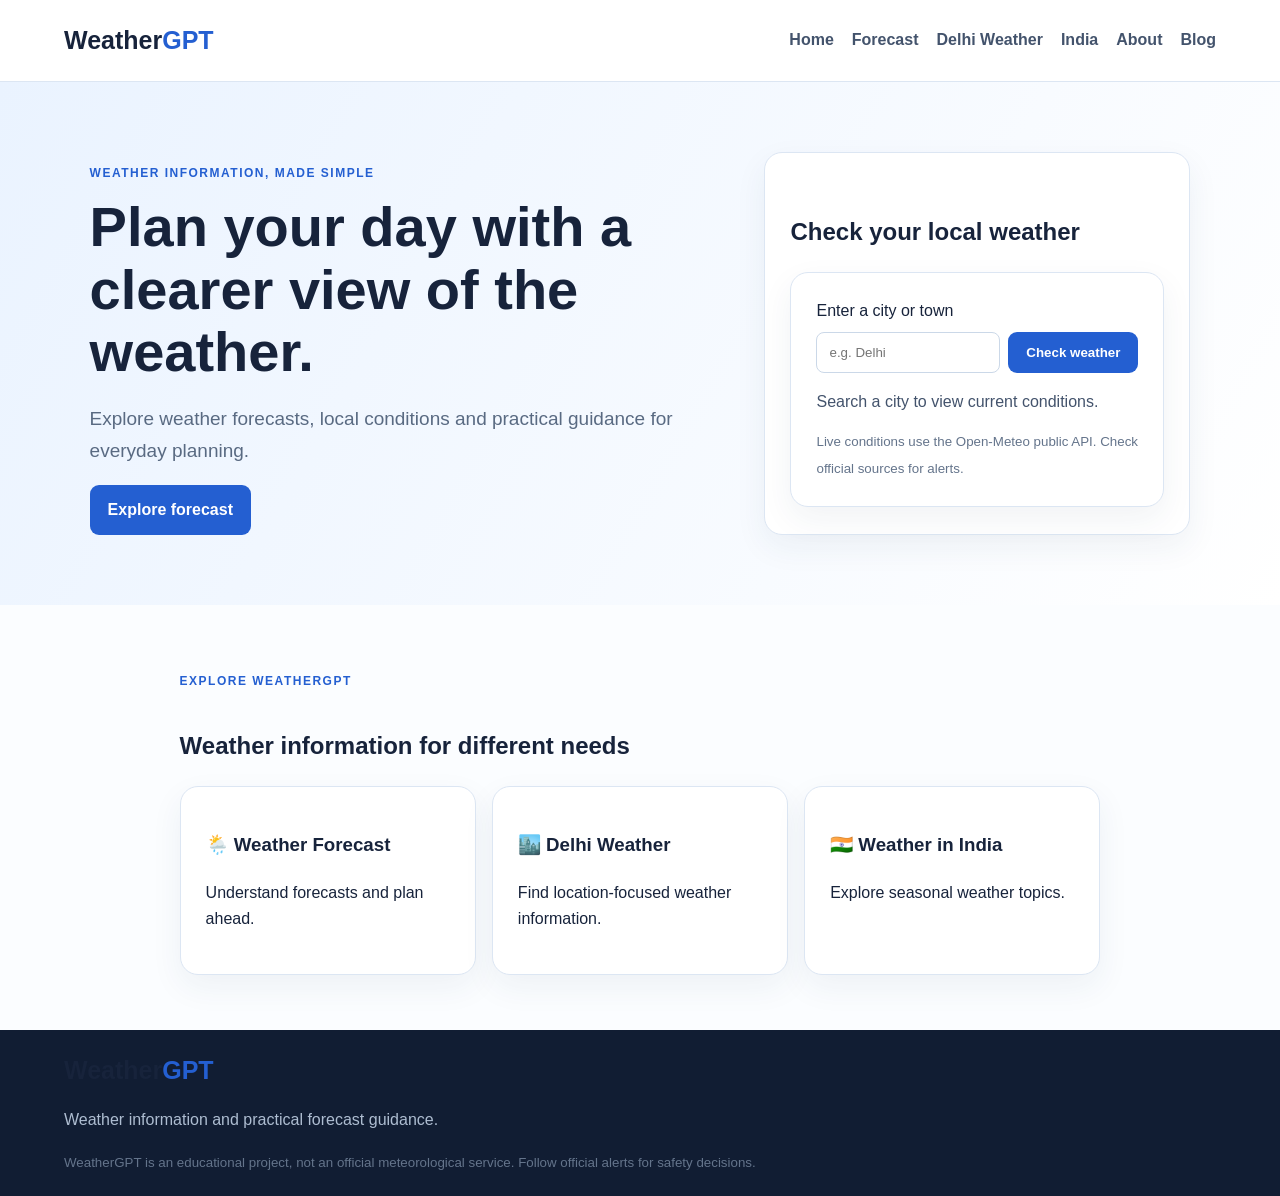
<file: index.html>
<!doctype html><html lang="en"><head>
<!-- Google tag (gtag.js) -->
<script async src="https://www.googletagmanager.com/gtag/js?id=G-MWRTRJX763"></script>
<script>
  window.dataLayer = window.dataLayer || [];
  function gtag(){dataLayer.push(arguments);}
  gtag('js', new Date());
  gtag('config', 'G-MWRTRJX763');
</script>
<meta charset="utf-8"><meta name="viewport" content="width=device-width,initial-scale=1"><title>WeatherGPT | Weather Forecasts and Weather Updates</title><meta name="description" content="Explore weather forecasts, local weather updates and practical weather information with WeatherGPT."><link rel="canonical" href="https://weathergpt.in/"><meta property="og:title" content="WeatherGPT | Weather Forecasts and Weather Updates"><meta property="og:description" content="Explore weather forecasts, local weather updates and practical weather information with WeatherGPT."><meta property="og:type" content="website"><link rel="stylesheet" href="/assets/style.css"><script type="application/ld+json">{"@context":"https://schema.org","@type":"WebSite","name":"WeatherGPT","url":"https://weathergpt.in/"}</script></head><body><header class="header"><a class="brand" href="/">Weather<span>GPT</span></a><nav><a href="/">Home</a><a href="/weather-forecast/">Forecast</a><a href="/delhi-weather/">Delhi Weather</a><a href="/weather-in-india/">India</a><a href="/about-weathergpt/">About</a><a href="/blog/weather-planning-guide/">Blog</a></nav></header><main><section class="hero"><div><p class="eyebrow">WEATHER INFORMATION, MADE SIMPLE</p><h1>Plan your day with a clearer view of the weather.</h1><p class="lead">Explore weather forecasts, local conditions and practical guidance for everyday planning.</p><a class="btn" href="/weather-forecast/">Explore forecast</a></div><div class="card"><h2>Check your local weather</h2><div class="panel"><form id="weather-form"><label for="city">Enter a city or town</label><div class="inputrow"><input id="city" placeholder="e.g. Delhi" required><button>Check weather</button></div></form><div id="weather-result" class="result">Search a city to view current conditions.</div><small>Live conditions use the Open-Meteo public API. Check official sources for alerts.</small></div></div></section><section class="section"><p class="eyebrow">EXPLORE WEATHERGPT</p><h2>Weather information for different needs</h2><div class="cards"><a class="card" href="/weather-forecast/"><h3>🌦️ Weather Forecast</h3><p>Understand forecasts and plan ahead.</p></a><a class="card" href="/delhi-weather/"><h3>🏙️ Delhi Weather</h3><p>Find location-focused weather information.</p></a><a class="card" href="/weather-in-india/"><h3>🇮🇳 Weather in India</h3><p>Explore seasonal weather topics.</p></a></div></section></main><footer><a class="brand" href="/">Weather<span>GPT</span></a><p>Weather information and practical forecast guidance.</p><small>WeatherGPT is an educational project, not an official meteorological service. Follow official alerts for safety decisions.</small></footer><script src="/assets/app.js"></script></body></html>
</file>
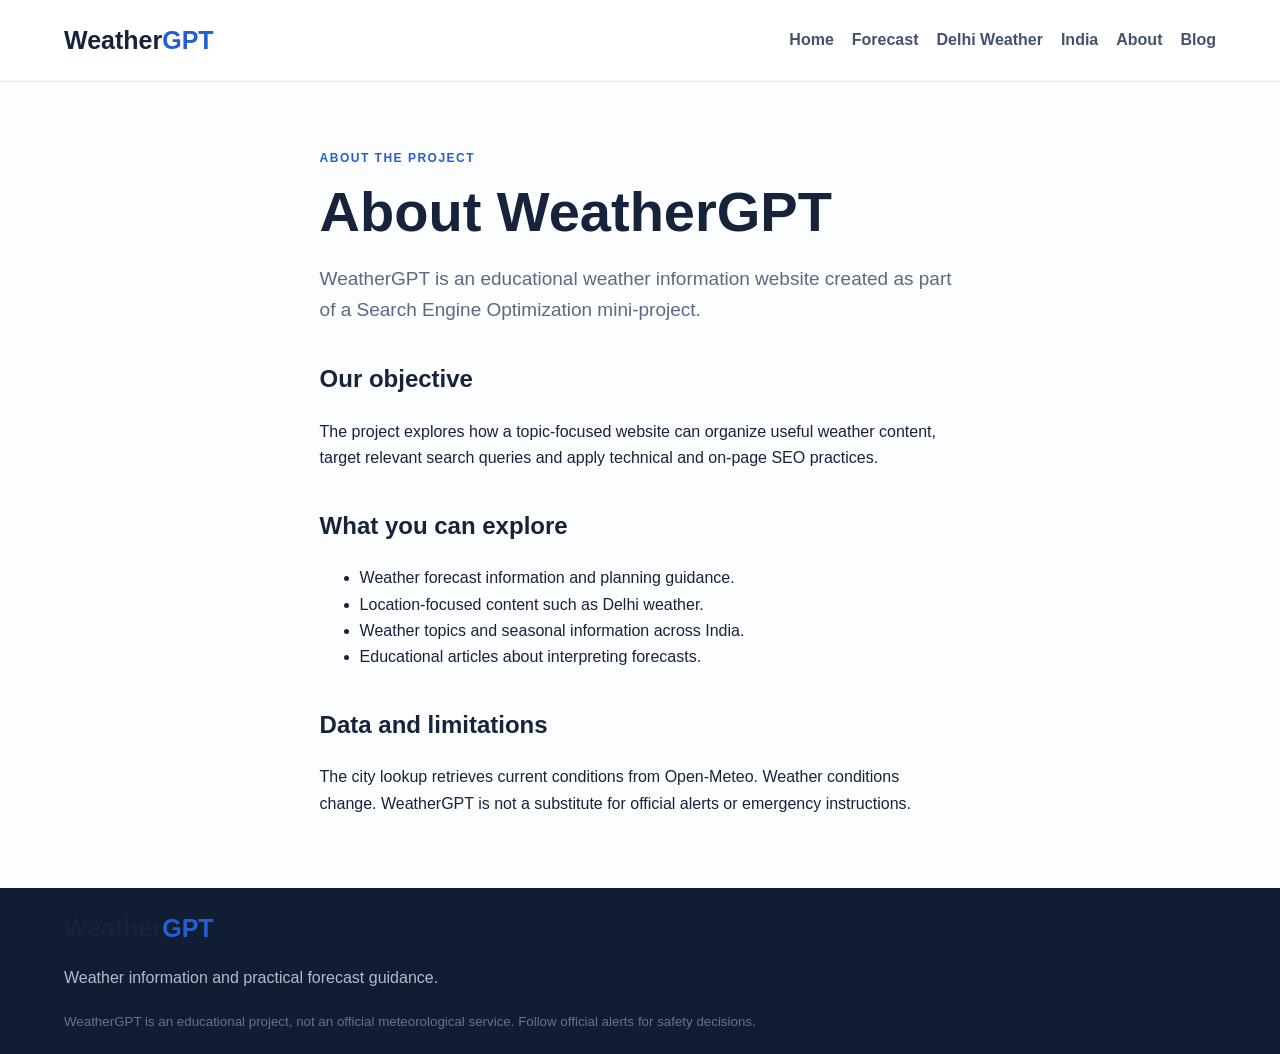
<file: about-weathergpt/index.html>
<!doctype html><html lang="en"><head>
<!-- Google tag (gtag.js) -->
<script async src="https://www.googletagmanager.com/gtag/js?id=G-MWRTRJX763"></script>
<script>
  window.dataLayer = window.dataLayer || [];
  function gtag(){dataLayer.push(arguments);}
  gtag('js', new Date());
  gtag('config', 'G-MWRTRJX763');
</script>
<meta charset="utf-8"><meta name="viewport" content="width=device-width,initial-scale=1"><title>About WeatherGPT | Our Weather Information Project</title><meta name="description" content="Learn about WeatherGPT, an educational weather information website focused on useful content and search discoverability."><link rel="canonical" href="https://weathergpt.in/about-weathergpt/"><meta property="og:title" content="About WeatherGPT | Our Weather Information Project"><meta property="og:description" content="Learn about WeatherGPT, an educational weather information website focused on useful content and search discoverability."><meta property="og:type" content="website"><link rel="stylesheet" href="/assets/style.css"><script type="application/ld+json">{"@context":"https://schema.org","@type":"WebPage","name":"About WeatherGPT","url":"https://weathergpt.in/about-weathergpt/"}</script></head><body><header class="header"><a class="brand" href="/">Weather<span>GPT</span></a><nav><a href="/">Home</a><a href="/weather-forecast/">Forecast</a><a href="/delhi-weather/">Delhi Weather</a><a href="/weather-in-india/">India</a><a href="/about-weathergpt/">About</a><a href="/blog/weather-planning-guide/">Blog</a></nav></header><main class="content narrow"><p class="eyebrow">ABOUT THE PROJECT</p><h1>About WeatherGPT</h1><p class="lead">WeatherGPT is an educational weather information website created as part of a Search Engine Optimization mini-project.</p><h2>Our objective</h2><p>The project explores how a topic-focused website can organize useful weather content, target relevant search queries and apply technical and on-page SEO practices.</p><h2>What you can explore</h2><ul><li>Weather forecast information and planning guidance.</li><li>Location-focused content such as Delhi weather.</li><li>Weather topics and seasonal information across India.</li><li>Educational articles about interpreting forecasts.</li></ul><h2>Data and limitations</h2><p>The city lookup retrieves current conditions from Open-Meteo. Weather conditions change. WeatherGPT is not a substitute for official alerts or emergency instructions.</p></main><footer><a class="brand" href="/">Weather<span>GPT</span></a><p>Weather information and practical forecast guidance.</p><small>WeatherGPT is an educational project, not an official meteorological service. Follow official alerts for safety decisions.</small></footer><script src="/assets/app.js"></script></body></html>
</file>
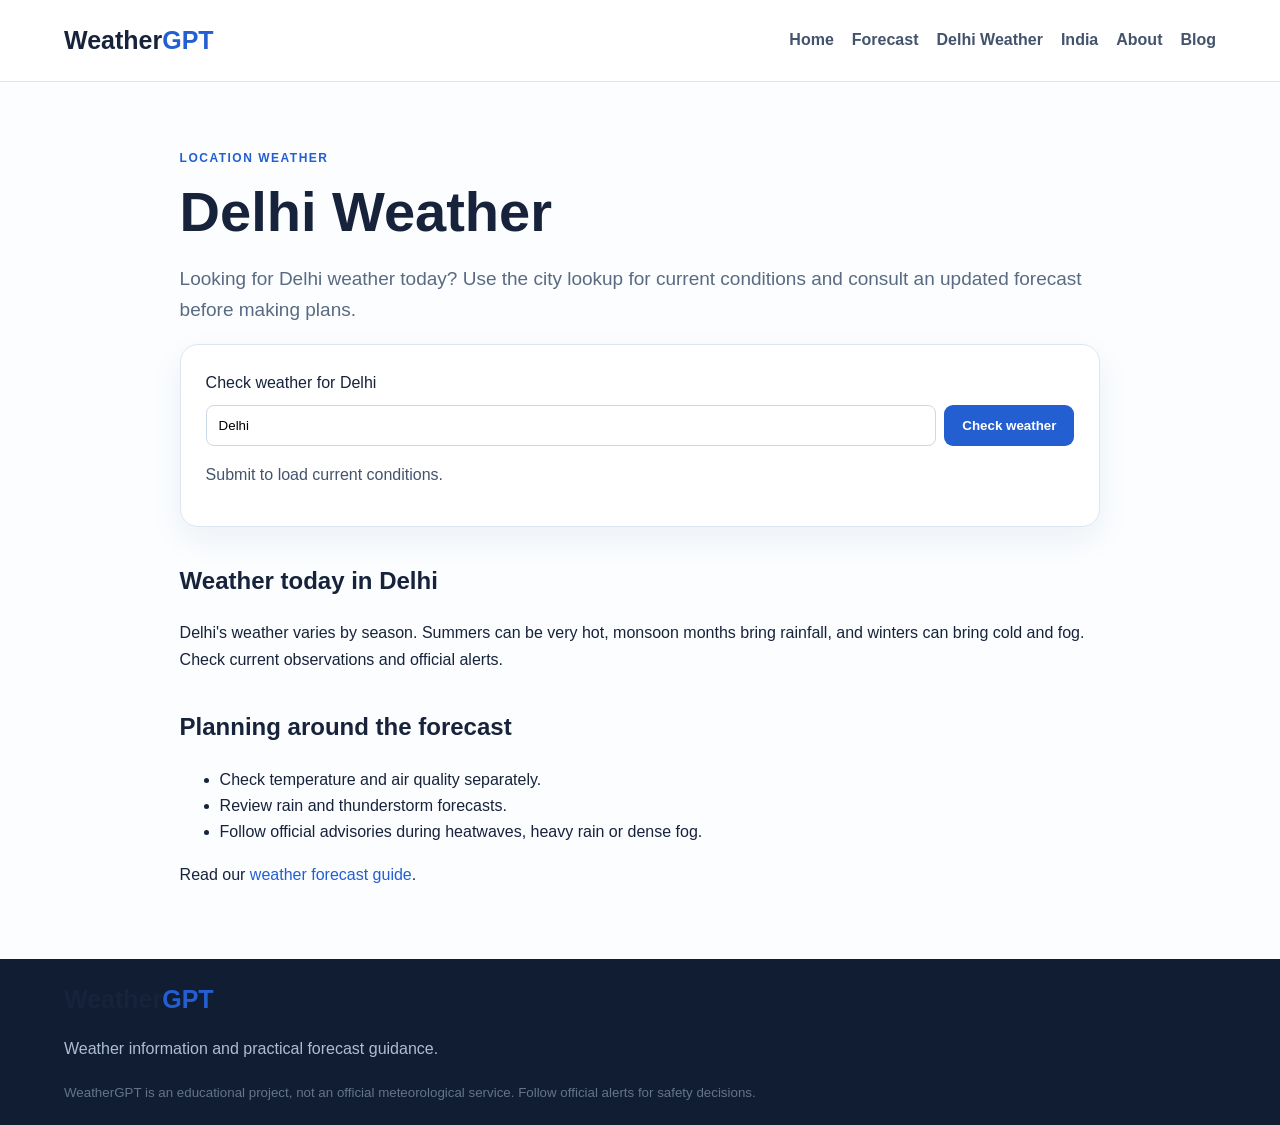
<file: delhi-weather/index.html>
<!doctype html><html lang="en"><head>
<!-- Google tag (gtag.js) -->
<script async src="https://www.googletagmanager.com/gtag/js?id=G-MWRTRJX763"></script>
<script>
  window.dataLayer = window.dataLayer || [];
  function gtag(){dataLayer.push(arguments);}
  gtag('js', new Date());
  gtag('config', 'G-MWRTRJX763');
</script>
<meta charset="utf-8"><meta name="viewport" content="width=device-width,initial-scale=1"><title>Delhi Weather Today & Forecast | WeatherGPT</title><meta name="description" content="Explore Delhi weather information, current conditions and practical forecast guidance for planning your day."><link rel="canonical" href="https://weathergpt.in/delhi-weather/"><meta property="og:title" content="Delhi Weather Today & Forecast | WeatherGPT"><meta property="og:description" content="Explore Delhi weather information, current conditions and practical forecast guidance for planning your day."><meta property="og:type" content="website"><link rel="stylesheet" href="/assets/style.css"><script type="application/ld+json">{"@context":"https://schema.org","@type":"WebPage","name":"Delhi Weather Today & Forecast","url":"https://weathergpt.in/delhi-weather/"}</script></head><body><header class="header"><a class="brand" href="/">Weather<span>GPT</span></a><nav><a href="/">Home</a><a href="/weather-forecast/">Forecast</a><a href="/delhi-weather/">Delhi Weather</a><a href="/weather-in-india/">India</a><a href="/about-weathergpt/">About</a><a href="/blog/weather-planning-guide/">Blog</a></nav></header><main class="content"><p class="eyebrow">LOCATION WEATHER</p><h1>Delhi Weather</h1><p class="lead">Looking for Delhi weather today? Use the city lookup for current conditions and consult an updated forecast before making plans.</p><div class="panel"><form id="weather-form"><label for="city">Check weather for Delhi</label><div class="inputrow"><input id="city" value="Delhi" required><button>Check weather</button></div></form><div id="weather-result" class="result">Submit to load current conditions.</div></div><h2>Weather today in Delhi</h2><p>Delhi's weather varies by season. Summers can be very hot, monsoon months bring rainfall, and winters can bring cold and fog. Check current observations and official alerts.</p><h2>Planning around the forecast</h2><ul><li>Check temperature and air quality separately.</li><li>Review rain and thunderstorm forecasts.</li><li>Follow official advisories during heatwaves, heavy rain or dense fog.</li></ul><p>Read our <a href="/weather-forecast/">weather forecast guide</a>.</p></main><footer><a class="brand" href="/">Weather<span>GPT</span></a><p>Weather information and practical forecast guidance.</p><small>WeatherGPT is an educational project, not an official meteorological service. Follow official alerts for safety decisions.</small></footer><script src="/assets/app.js"></script></body></html>
</file>
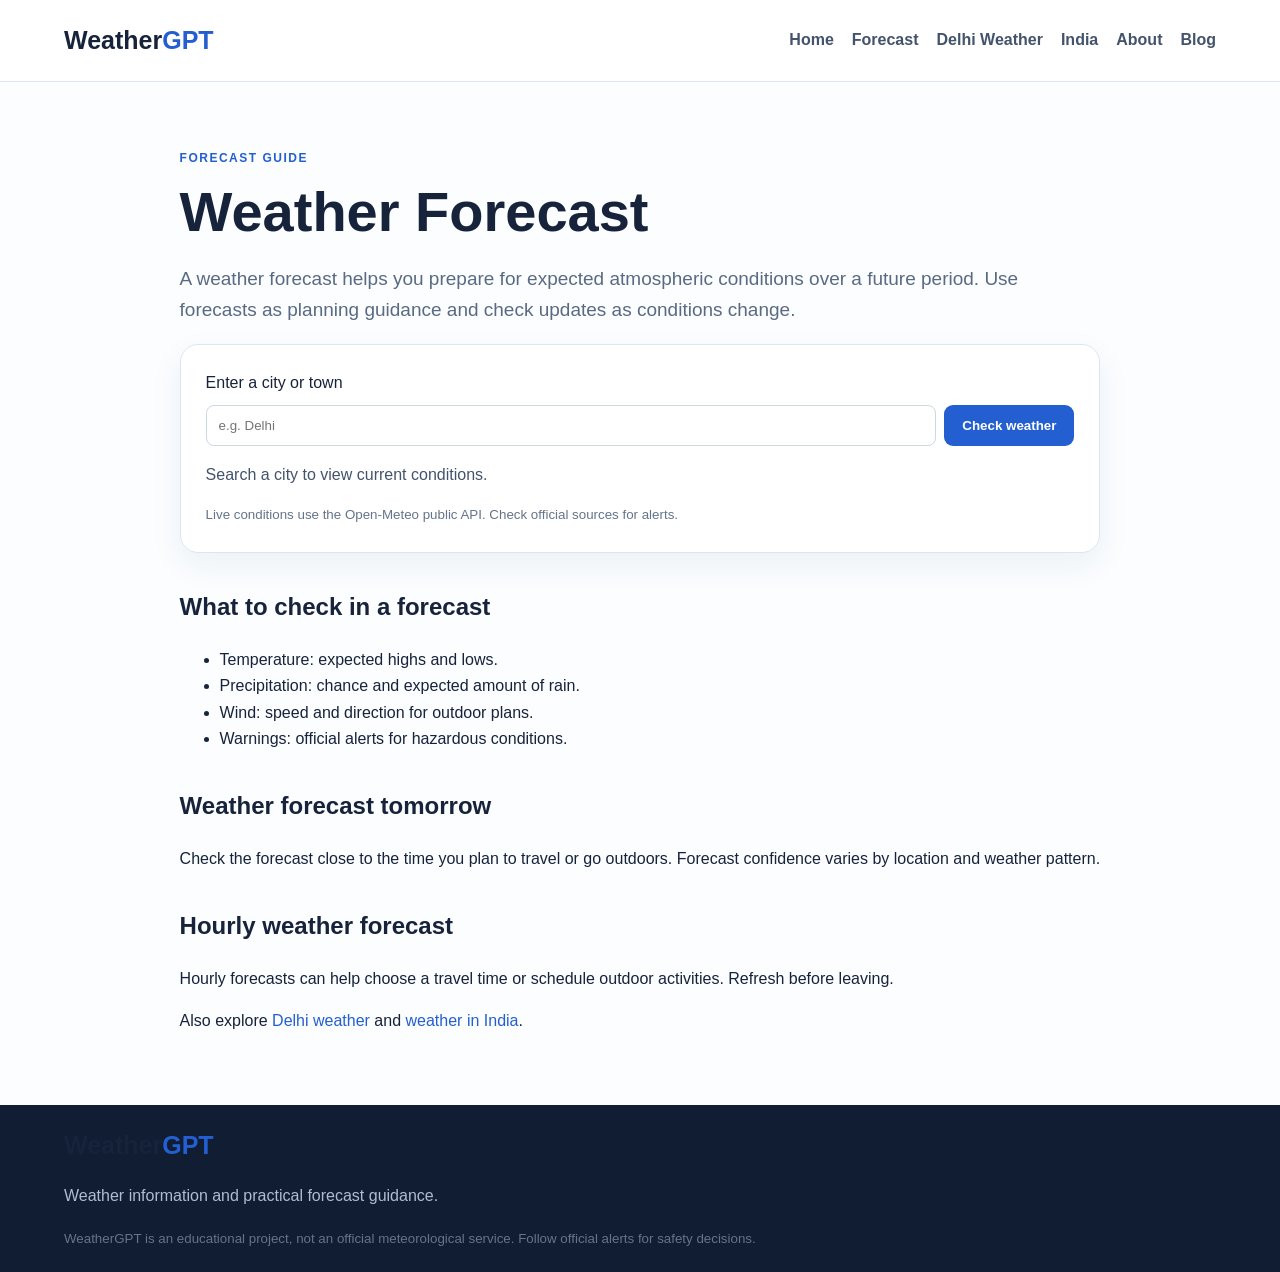
<file: weather-forecast/index.html>
<!doctype html><html lang="en"><head>
<!-- Google tag (gtag.js) -->
<script async src="https://www.googletagmanager.com/gtag/js?id=G-MWRTRJX763"></script>
<script>
  window.dataLayer = window.dataLayer || [];
  function gtag(){dataLayer.push(arguments);}
  gtag('js', new Date());
  gtag('config', 'G-MWRTRJX763');
</script>
<meta charset="utf-8"><meta name="viewport" content="width=device-width,initial-scale=1"><title>Weather Forecast | WeatherGPT</title><meta name="description" content="Explore weather forecast information and practical tips for planning around changing weather."><link rel="canonical" href="https://weathergpt.in/weather-forecast/"><meta property="og:title" content="Weather Forecast | WeatherGPT"><meta property="og:description" content="Explore weather forecast information and practical tips for planning around changing weather."><meta property="og:type" content="website"><link rel="stylesheet" href="/assets/style.css"><script type="application/ld+json">{"@context":"https://schema.org","@type":"WebPage","name":"Weather Forecast","url":"https://weathergpt.in/weather-forecast/"}</script></head><body><header class="header"><a class="brand" href="/">Weather<span>GPT</span></a><nav><a href="/">Home</a><a href="/weather-forecast/">Forecast</a><a href="/delhi-weather/">Delhi Weather</a><a href="/weather-in-india/">India</a><a href="/about-weathergpt/">About</a><a href="/blog/weather-planning-guide/">Blog</a></nav></header><main class="content"><p class="eyebrow">FORECAST GUIDE</p><h1>Weather Forecast</h1><p class="lead">A weather forecast helps you prepare for expected atmospheric conditions over a future period. Use forecasts as planning guidance and check updates as conditions change.</p><div class="panel"><form id="weather-form"><label for="city">Enter a city or town</label><div class="inputrow"><input id="city" placeholder="e.g. Delhi" required><button>Check weather</button></div></form><div id="weather-result" class="result">Search a city to view current conditions.</div><small>Live conditions use the Open-Meteo public API. Check official sources for alerts.</small></div><h2>What to check in a forecast</h2><ul><li>Temperature: expected highs and lows.</li><li>Precipitation: chance and expected amount of rain.</li><li>Wind: speed and direction for outdoor plans.</li><li>Warnings: official alerts for hazardous conditions.</li></ul><h2>Weather forecast tomorrow</h2><p>Check the forecast close to the time you plan to travel or go outdoors. Forecast confidence varies by location and weather pattern.</p><h2>Hourly weather forecast</h2><p>Hourly forecasts can help choose a travel time or schedule outdoor activities. Refresh before leaving.</p><p>Also explore <a href="/delhi-weather/">Delhi weather</a> and <a href="/weather-in-india/">weather in India</a>.</p></main><footer><a class="brand" href="/">Weather<span>GPT</span></a><p>Weather information and practical forecast guidance.</p><small>WeatherGPT is an educational project, not an official meteorological service. Follow official alerts for safety decisions.</small></footer><script src="/assets/app.js"></script></body></html>
</file>
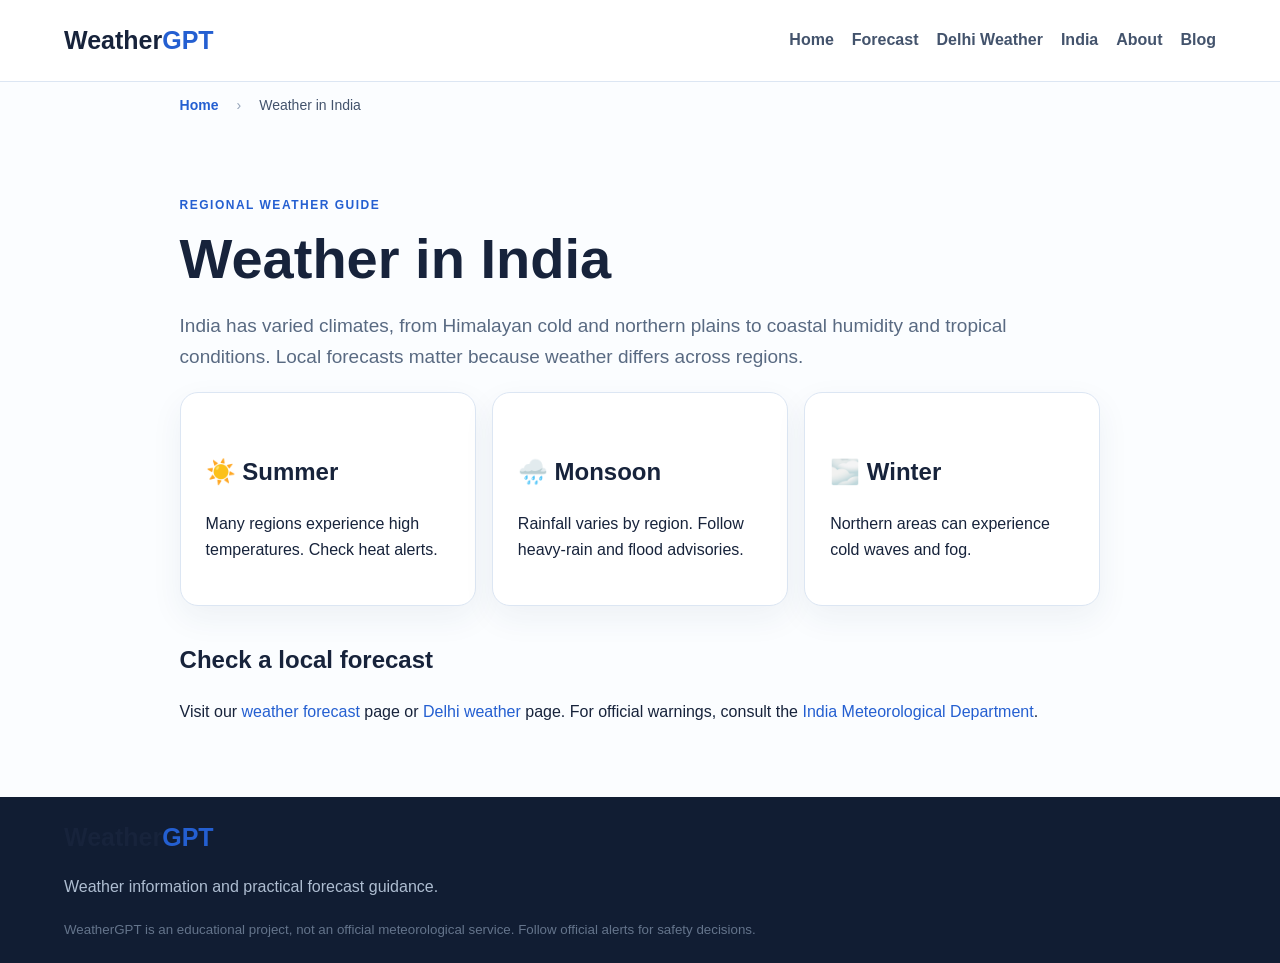
<file: weather-in-india/index.html>
<!doctype html>
<html lang="en">
<head>
  <!-- Google tag (gtag.js) -->
  <script async src="https://www.googletagmanager.com/gtag/js?id=G-MWRTRJX763"></script>
  <script>
    window.dataLayer = window.dataLayer || [];
    function gtag(){dataLayer.push(arguments);}
    gtag('js', new Date());
    gtag('config', 'G-MWRTRJX763');
  </script>

  <meta charset="utf-8">
  <meta name="viewport" content="width=device-width,initial-scale=1">

  <title>Weather in India | WeatherGPT</title>
  <meta name="description" content="Explore weather information across India, seasonal patterns and tips for checking local forecasts.">

  <link rel="canonical" href="https://weathergpt.in/weather-in-india/">

  <meta property="og:title" content="Weather in India | WeatherGPT">
  <meta property="og:description" content="Explore weather information across India, seasonal patterns and tips for checking local forecasts.">
  <meta property="og:type" content="website">

  <link rel="stylesheet" href="/assets/style.css">

  <!-- WebPage Schema -->
  <script type="application/ld+json">
  {
    "@context": "https://schema.org",
    "@type": "WebPage",
    "name": "Weather in India",
    "url": "https://weathergpt.in/weather-in-india/"
  }
  </script>

  <!-- Breadcrumb Schema -->
  <script type="application/ld+json">
  {
    "@context": "https://schema.org",
    "@type": "BreadcrumbList",
    "itemListElement": [
      {
        "@type": "ListItem",
        "position": 1,
        "name": "Home",
        "item": "https://weathergpt.in/"
      },
      {
        "@type": "ListItem",
        "position": 2,
        "name": "Weather in India",
        "item": "https://weathergpt.in/weather-in-india/"
      }
    ]
  }
  </script>
</head>

<body>

  <header class="header">
    <a class="brand" href="/">Weather<span>GPT</span></a>

    <nav>
      <a href="/">Home</a>
      <a href="/weather-forecast/">Forecast</a>
      <a href="/delhi-weather/">Delhi Weather</a>
      <a href="/weather-in-india/">India</a>
      <a href="/about-weathergpt/">About</a>
      <a href="/blog/weather-planning-guide/">Blog</a>
    </nav>
  </header>

  <!-- Visible Breadcrumb Navigation -->
  <nav class="breadcrumbs" aria-label="Breadcrumb">
    <a href="/">Home</a>
    <span class="separator">›</span>
    <span aria-current="page">Weather in India</span>
  </nav>

  <main class="content">

    <p class="eyebrow">REGIONAL WEATHER GUIDE</p>

    <h1>Weather in India</h1>

    <p class="lead">
      India has varied climates, from Himalayan cold and northern plains
      to coastal humidity and tropical conditions. Local forecasts matter
      because weather differs across regions.
    </p>

    <div class="cards">

      <div class="card">
        <h2>☀️ Summer</h2>
        <p>Many regions experience high temperatures. Check heat alerts.</p>
      </div>

      <div class="card">
        <h2>🌧️ Monsoon</h2>
        <p>Rainfall varies by region. Follow heavy-rain and flood advisories.</p>
      </div>

      <div class="card">
        <h2>🌫️ Winter</h2>
        <p>Northern areas can experience cold waves and fog.</p>
      </div>

    </div>

    <h2>Check a local forecast</h2>

    <p>
      Visit our
      <a href="/weather-forecast/">weather forecast</a>
      page or
      <a href="/delhi-weather/">Delhi weather</a>
      page. For official warnings, consult the
      <a href="https://mausam.imd.gov.in/"
         target="_blank"
         rel="noopener">India Meteorological Department</a>.
    </p>

  </main>

  <footer>
    <a class="brand" href="/">Weather<span>GPT</span></a>

    <p>Weather information and practical forecast guidance.</p>

    <small>
      WeatherGPT is an educational project, not an official meteorological
      service. Follow official alerts for safety decisions.
    </small>
  </footer>

  <script src="/assets/app.js"></script>

</body>
</html>
</file>
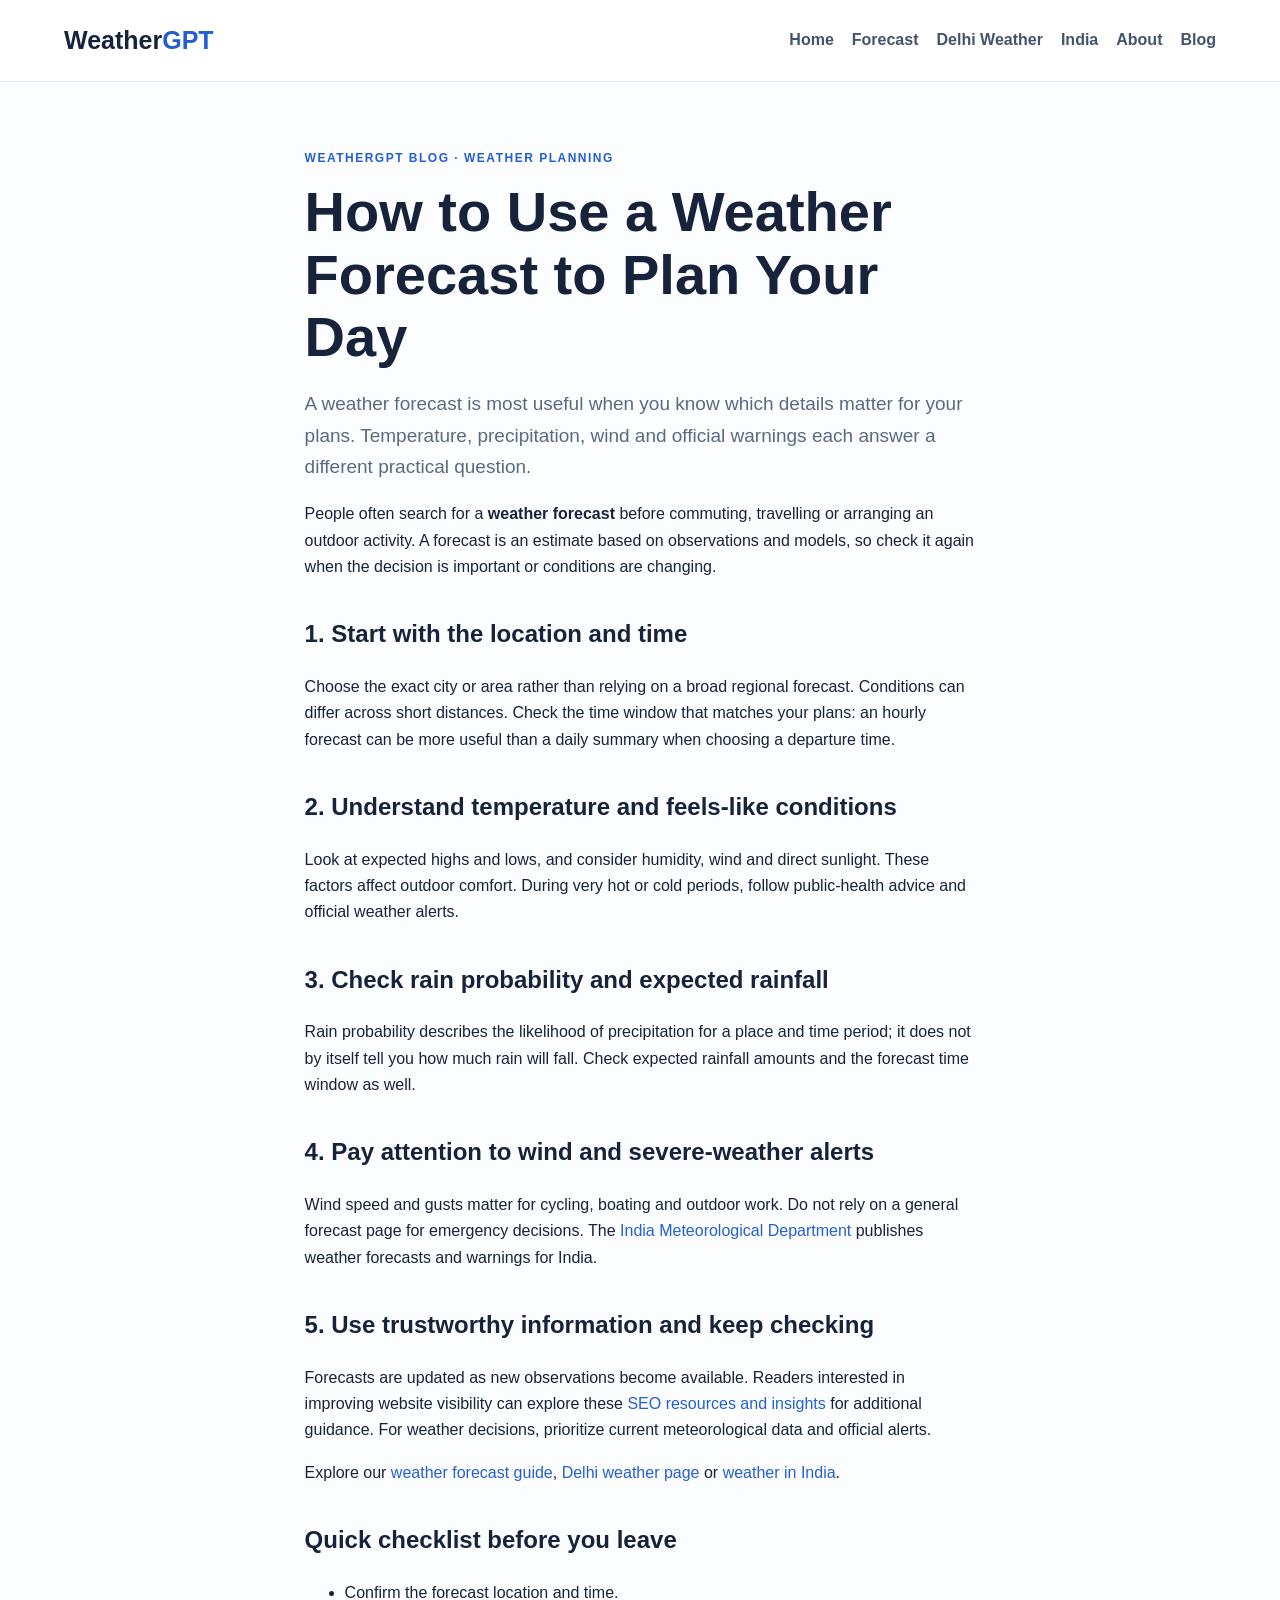
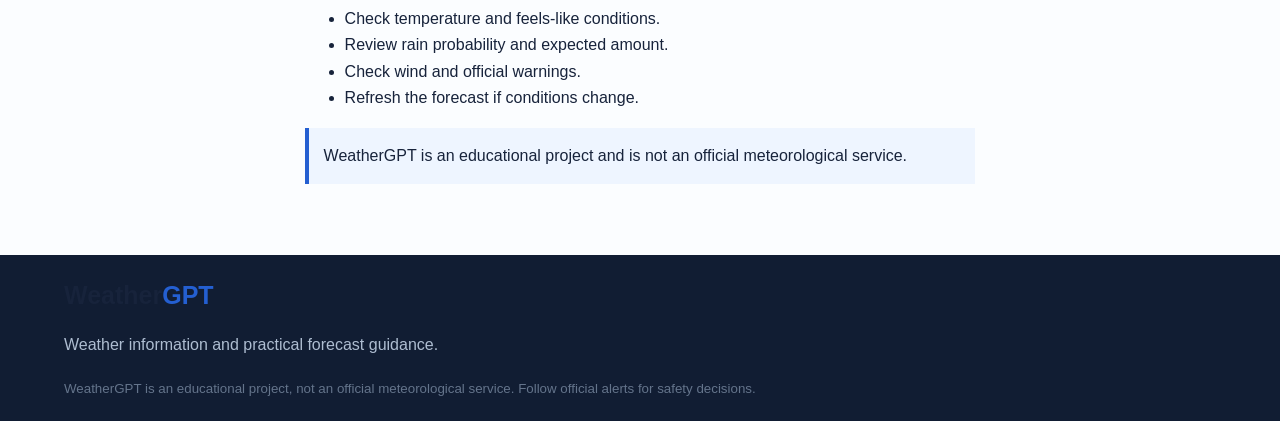
<file: blog/weather-planning-guide/index.html>
<!doctype html>
<html lang="en">
<head>
<!-- Google tag (gtag.js) -->
<script async src="https://www.googletagmanager.com/gtag/js?id=G-MWRTRJX763"></script>
<script>
  window.dataLayer = window.dataLayer || [];
  function gtag(){dataLayer.push(arguments);}
  gtag('js', new Date());
  gtag('config', 'G-MWRTRJX763');
</script>

<meta charset="utf-8">
<meta name="viewport" content="width=device-width,initial-scale=1">

<title>How to Use a Weather Forecast to Plan Your Day | WeatherGPT</title>
<meta name="description" content="Learn how to read a weather forecast, check rain probability and use trusted weather information to plan travel and outdoor activities.">

<link rel="canonical" href="https://weathergpt.in/blog/weather-planning-guide/">

<meta property="og:title" content="How to Use a Weather Forecast to Plan Your Day | WeatherGPT">
<meta property="og:description" content="Learn how to read a weather forecast, check rain probability and use trusted weather information to plan travel and outdoor activities.">
<meta property="og:type" content="website">

<link rel="stylesheet" href="/assets/style.css">

<script type="application/ld+json">
{
  "@context": "https://schema.org",
  "@type": "BlogPosting",
  "name": "How to Use a Weather Forecast to Plan Your Day",
  "url": "https://weathergpt.in/blog/weather-planning-guide/"
}
</script>
</head>

<body>

<header class="header">
  <a class="brand" href="/">Weather<span>GPT</span></a>
  <nav>
    <a href="/">Home</a>
    <a href="/weather-forecast/">Forecast</a>
    <a href="/delhi-weather/">Delhi Weather</a>
    <a href="/weather-in-india/">India</a>
    <a href="/about-weathergpt/">About</a>
    <a href="/blog/weather-planning-guide/">Blog</a>
  </nav>
</header>

<main class="content article">

<p class="eyebrow">WEATHERGPT BLOG · WEATHER PLANNING</p>

<h1>How to Use a Weather Forecast to Plan Your Day</h1>

<p class="lead">A weather forecast is most useful when you know which details matter for your plans. Temperature, precipitation, wind and official warnings each answer a different practical question.</p>

<p>People often search for a <b>weather forecast</b> before commuting, travelling or arranging an outdoor activity. A forecast is an estimate based on observations and models, so check it again when the decision is important or conditions are changing.</p>

<h2>1. Start with the location and time</h2>

<p>Choose the exact city or area rather than relying on a broad regional forecast. Conditions can differ across short distances. Check the time window that matches your plans: an hourly forecast can be more useful than a daily summary when choosing a departure time.</p>

<h2>2. Understand temperature and feels-like conditions</h2>

<p>Look at expected highs and lows, and consider humidity, wind and direct sunlight. These factors affect outdoor comfort. During very hot or cold periods, follow public-health advice and official weather alerts.</p>

<h2>3. Check rain probability and expected rainfall</h2>

<p>Rain probability describes the likelihood of precipitation for a place and time period; it does not by itself tell you how much rain will fall. Check expected rainfall amounts and the forecast time window as well.</p>

<h2>4. Pay attention to wind and severe-weather alerts</h2>

<p>Wind speed and gusts matter for cycling, boating and outdoor work. Do not rely on a general forecast page for emergency decisions. The <a href="https://mausam.imd.gov.in/" target="_blank" rel="noopener">India Meteorological Department</a> publishes weather forecasts and warnings for India.</p>

<h2>5. Use trustworthy information and keep checking</h2>

<p>Forecasts are updated as new observations become available. Readers interested in improving website visibility can explore these <a href="https://seonalabs.com/" target="_blank" rel="noopener">SEO resources and insights</a> for additional guidance. For weather decisions, prioritize current meteorological data and official alerts.</p>

<p>Explore our <a href="/weather-forecast/">weather forecast guide</a>, <a href="/delhi-weather/">Delhi weather page</a> or <a href="/weather-in-india/">weather in India</a>.</p>

<h2>Quick checklist before you leave</h2>

<ul>
  <li>Confirm the forecast location and time.</li>
  <li>Check temperature and feels-like conditions.</li>
  <li>Review rain probability and expected amount.</li>
  <li>Check wind and official warnings.</li>
  <li>Refresh the forecast if conditions change.</li>
</ul>

<p class="note">WeatherGPT is an educational project and is not an official meteorological service.</p>

</main>

<footer>
  <a class="brand" href="/">Weather<span>GPT</span></a>
  <p>Weather information and practical forecast guidance.</p>
  <small>WeatherGPT is an educational project, not an official meteorological service. Follow official alerts for safety decisions.</small>
</footer>

<script src="/assets/app.js"></script>

</body>
</html>
</file>
<file: assets/style.css>
*{box-sizing:border-box}body{margin:0;font:16px/1.65 Arial,sans-serif;color:#17233b;background:#fbfdff}a{color:#245fd1;text-decoration:none}.header,footer{padding:20px max(5vw,22px);background:#fff;border-bottom:1px solid #dce6f3;display:flex;justify-content:space-between;gap:20px;align-items:center;flex-wrap:wrap}.brand{font-size:25px;font-weight:800;color:#17233b}.brand span{color:#245fd1}nav{display:flex;gap:18px;flex-wrap:wrap}nav a{font-weight:600;color:#43536c}.hero{padding:70px max(7vw,24px);display:grid;grid-template-columns:1.2fr .8fr;gap:36px;background:linear-gradient(120deg,#eaf3ff,#fff)}h1{font-size:clamp(36px,5vw,56px);line-height:1.12;margin:12px 0}h2{margin-top:34px}.lead{font-size:19px;color:#596a82}.eyebrow{color:#245fd1;font-weight:bold;letter-spacing:1.5px;font-size:12px}.card,.panel{background:white;border:1px solid #dce6f3;border-radius:18px;padding:25px;box-shadow:0 12px 32px #203b6410}.btn,button{background:#245fd1;color:white;border:0;border-radius:9px;padding:12px 18px;font-weight:bold;cursor:pointer}.btn{display:inline-block}.section,.content{padding:55px max(7vw,24px);max-width:1100px;margin:auto}.cards{display:grid;grid-template-columns:repeat(3,1fr);gap:16px}.cards a{color:#17233b}.inputrow{display:flex;gap:8px;margin-top:8px}input{padding:12px;border:1px solid #cbd8e8;border-radius:8px;min-width:0;flex:1}.result{padding-top:16px;color:#43536c;min-height:55px}.muted,small{color:#64748b}.narrow{max-width:820px}.article{max-width:850px}.note{padding:15px;background:#eef5ff;border-left:4px solid #245fd1}footer{display:block;background:#111d33;color:#dbe6f6;border:0}footer a{color:#c9dcff}footer p{color:#aebdd1}@media(max-width:760px){.hero{grid-template-columns:1fr;padding-top:42px}.cards{grid-template-columns:1fr}.header{display:block}nav{margin-top:14px}.inputrow{flex-wrap:wrap}}
/* Breadcrumb navigation */
.breadcrumbs {
  max-width: 1100px;
  margin: 0 auto;
  padding: 16px max(7vw, 24px) 0;
  font-size: 14px;
  color: #64748b;
}

.breadcrumbs a {
  color: #245fd1;
  font-weight: 600;
}

.breadcrumbs .separator {
  margin: 0 8px;
  color: #94a3b8;
}

.breadcrumbs [aria-current="page"] {
  color: #43536c;
}

/* Breadcrumb navigation */
.breadcrumbs {
  max-width: 1100px;
  margin: 0 auto;
  padding: 12px max(7vw, 24px);
  display: flex;
  gap: 10px;
  align-items: center;
  font-size: 14px;
  color: #64748b;
}

.breadcrumbs a {
  color: #245fd1;
}

.breadcrumbs [aria-current="page"] {
  color: #43536c;
}
</file>
